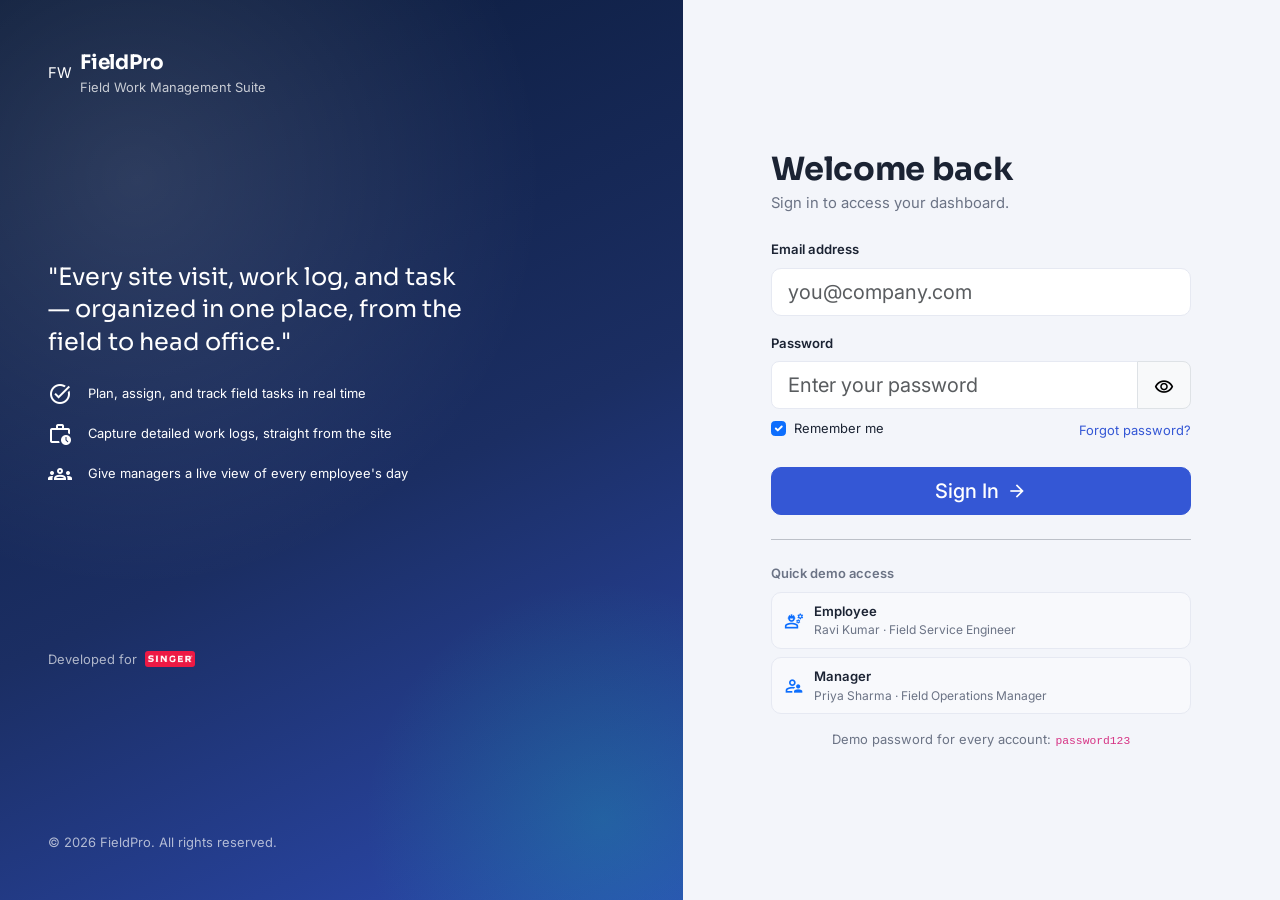
<file: index.html>
<!DOCTYPE html>
<html lang="en">
<head>
<meta charset="UTF-8">
<meta name="viewport" content="width=device-width, initial-scale=1.0">
<title>Sign In · FieldPro</title>
<meta name="description" content="FieldPro Field Work Management System - sign in">

<!-- Fonts & Icons -->
<link rel="preconnect" href="https://fonts.googleapis.com">
<link href="https://fonts.googleapis.com/css2?family=Inter:wght@400;500;600;700;800&family=Sora:wght@600;700;800&display=swap" rel="stylesheet">
<link rel="stylesheet" href="https://fonts.googleapis.com/css2?family=Material+Symbols+Outlined:opsz,wght,FILL,GRAD@20..48,100..700,0..1,-50..200">

<!-- Bootstrap 5 -->
<link href="https://cdn.jsdelivr.net/npm/bootstrap@5.3.3/dist/css/bootstrap.min.css" rel="stylesheet">
<link rel="stylesheet" href="css/style.css">
</head>
<body>

<!-- App Preloader -->
<div id="app-preloader" aria-hidden="true">
  <div class="preloader-center">
    <div class="preloader-mark">FW</div>
    <div class="preloader-brand">FieldPro</div>
    <div class="preloader-spinner"></div>
  </div>
  <div class="preloader-footer">
    <div class="preloader-singer-badge">
      <img src="assets/img/singer-logo.png" alt="Singer Sri Lanka PLC">
    </div>
    <div class="preloader-credit">Designed by : Shanuka Herath</div>
  </div>
</div>
<script>
(function () {
  var el = document.getElementById('app-preloader');
  if (!el) return;
  var MIN_MS = 500, start = Date.now();
  function hide() {
    var wait = Math.max(0, MIN_MS - (Date.now() - start));
    setTimeout(function () {
      el.classList.add('is-hidden');
      setTimeout(function () { if (el && el.parentNode) el.parentNode.removeChild(el); }, 500);
    }, wait);
  }
  if (document.readyState === 'complete') hide();
  else window.addEventListener('load', hide);
  setTimeout(hide, 3000); // safety fallback in case load never fires
})();
</script>

<div class="login-shell">
  <!-- Brand / marketing panel -->
  <div class="login-brand-panel">
    <div class="d-flex align-items-center gap-2">
      <div class="brand-mark">FW</div>
      <div>
        <div class="fw-display fw-bold fs-5">FieldPro</div>
        <div class="small" style="opacity:.75;">Field Work Management Suite</div>
      </div>
    </div>

    <div>
      <p class="login-quote mb-4">"Every site visit, work log, and task — organized in one place, from the field to head office."</p>
      <div class="d-flex flex-column gap-3">
        <div class="d-flex align-items-center gap-3">
          <span class="material-symbols-outlined">task_alt</span>
          <span class="small">Plan, assign, and track field tasks in real time</span>
        </div>
        <div class="d-flex align-items-center gap-3">
          <span class="material-symbols-outlined">work_history</span>
          <span class="small">Capture detailed work logs, straight from the site</span>
        </div>
        <div class="d-flex align-items-center gap-3">
          <span class="material-symbols-outlined">groups</span>
          <span class="small">Give managers a live view of every employee's day</span>
        </div>
      </div>
    </div>

    <div class="d-flex align-items-center gap-2">
      <span class="small" style="opacity:.65;">Developed for</span>
      <img src="assets/img/singer-logo.png" alt="Singer Sri Lanka PLC" style="height:16px; border-radius:3px;">
    </div>
    <div class="small" style="opacity:.65;">&copy; <span id="yearSpan"></span> FieldPro. All rights reserved.</div>
  </div>

  <!-- Login form panel -->
  <div class="login-form-panel">
    <div class="login-card">
      <div class="d-lg-none d-flex align-items-center gap-2 mb-4">
        <div class="brand-mark">FW</div>
        <div class="fw-display fw-bold fs-5">FieldPro</div>
      </div>

      <h2 class="fw-display fw-bold mb-1">Welcome back</h2>
      <p class="text-muted-fw mb-4">Sign in to access your dashboard.</p>

      <div id="loginAlert" class="alert alert-danger d-none py-2 small" role="alert"></div>

      <form id="loginForm" novalidate>
        <div class="mb-3">
          <label class="form-label" for="loginEmail">Email address</label>
          <input type="email" class="form-control form-control-lg" id="loginEmail" placeholder="you@company.com" autocomplete="username" required>
        </div>
        <div class="mb-2">
          <label class="form-label" for="loginPassword">Password</label>
          <div class="input-group input-group-lg">
            <input type="password" class="form-control" id="loginPassword" placeholder="Enter your password" autocomplete="current-password" required>
            <button class="btn btn-light border" type="button" id="togglePasswordBtn" aria-label="Show password">
              <span class="material-symbols-outlined" id="togglePasswordIcon" style="font-size:20px;">visibility</span>
            </button>
          </div>
        </div>

        <div class="d-flex justify-content-between align-items-center mb-4 mt-2">
          <div class="form-check">
            <input class="form-check-input" type="checkbox" id="rememberMe" checked>
            <label class="form-check-label small" for="rememberMe">Remember me</label>
          </div>
          <a href="#" class="small" data-bs-toggle="modal" data-bs-target="#forgotPasswordModal">Forgot password?</a>
        </div>

        <button type="submit" class="btn btn-primary btn-lg w-100 d-flex align-items-center justify-content-center gap-2" id="loginSubmitBtn">
          <span>Sign In</span>
          <span class="material-symbols-outlined" style="font-size:20px;">arrow_forward</span>
        </button>
      </form>

      <hr class="my-4">

      <p class="small text-muted-fw mb-2 fw-semibold">Quick demo access</p>
      <div class="d-flex flex-column gap-2">
        <button type="button" class="demo-account-btn" data-email="ravi.employee@fwms.com">
          <span class="material-symbols-outlined text-primary" style="font-size:20px;">engineering</span>
          <div>
            <div class="fw-semibold">Employee</div>
            <div class="text-muted-fw" style="font-size:.75rem;">Ravi Kumar · Field Service Engineer</div>
          </div>
        </button>
        <button type="button" class="demo-account-btn" data-email="priya.manager@fwms.com">
          <span class="material-symbols-outlined text-primary" style="font-size:20px;">supervisor_account</span>
          <div>
            <div class="fw-semibold">Manager</div>
            <div class="text-muted-fw" style="font-size:.75rem;">Priya Sharma · Field Operations Manager</div>
          </div>
        </button>
      </div>
      <p class="text-center text-muted-fw small mt-3 mb-0">Demo password for every account: <code>password123</code></p>
    </div>
  </div>
</div>

<!-- Forgot Password Modal -->
<div class="modal fade" id="forgotPasswordModal" tabindex="-1">
  <div class="modal-dialog modal-dialog-centered">
    <div class="modal-content">
      <div class="modal-header">
        <h5 class="modal-title fw-display">Reset your password</h5>
        <button type="button" class="btn-close" data-bs-dismiss="modal" aria-label="Close"></button>
      </div>
      <div class="modal-body">
        <p class="text-muted-fw small">Enter the email associated with your account. We'll send a link to reset your password.</p>
        <div id="forgotAlert" class="alert alert-success d-none py-2 small"></div>
        <div class="mb-3">
          <label class="form-label" for="forgotEmail">Email address</label>
          <input type="email" class="form-control" id="forgotEmail" placeholder="you@company.com">
        </div>
      </div>
      <div class="modal-footer">
        <button type="button" class="btn btn-light" data-bs-dismiss="modal">Cancel</button>
        <button type="button" class="btn btn-primary" id="sendResetLinkBtn">Send Reset Link</button>
      </div>
    </div>
  </div>
</div>

<script src="https://cdn.jsdelivr.net/npm/bootstrap@5.3.3/dist/js/bootstrap.bundle.min.js"></script>
<script src="js/data.js"></script>
<script src="js/auth.js"></script>
<script src="js/login.js"></script>
</body>
</html>
</file>
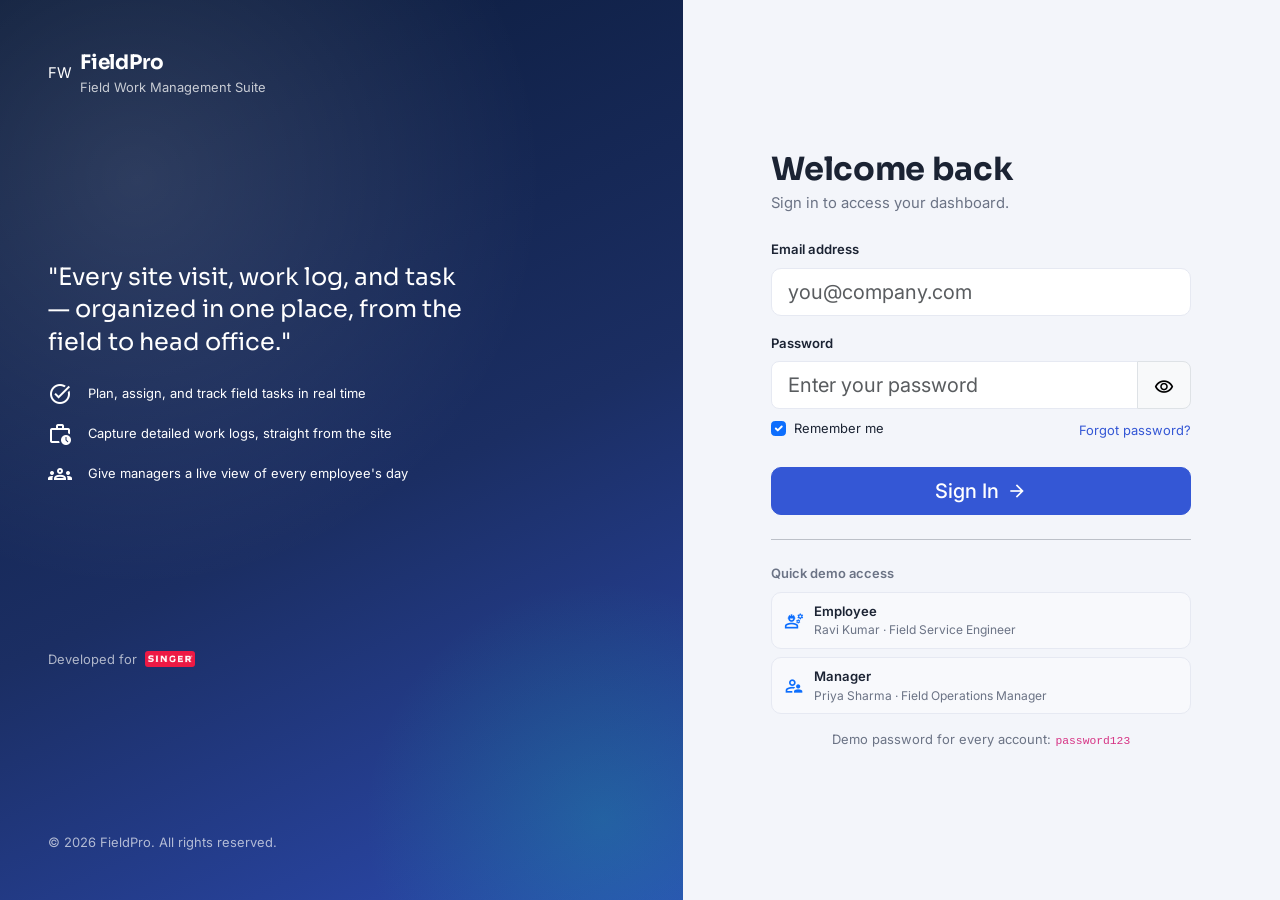
<file: admin-dashboard.html>
<!DOCTYPE html>
<html lang="en">
<head>
<meta charset="UTF-8">
<meta name="viewport" content="width=device-width, initial-scale=1.0">
<title>Dashboard · FieldPro</title>
<link rel="preconnect" href="https://fonts.googleapis.com">
<link href="https://fonts.googleapis.com/css2?family=Inter:wght@400;500;600;700;800&family=Sora:wght@600;700;800&display=swap" rel="stylesheet">
<link rel="stylesheet" href="https://fonts.googleapis.com/css2?family=Material+Symbols+Outlined:opsz,wght,FILL,GRAD@20..48,100..700,0..1,-50..200">
<link href="https://cdn.jsdelivr.net/npm/bootstrap@5.3.3/dist/css/bootstrap.min.css" rel="stylesheet">
<link rel="stylesheet" href="css/style.css">
</head>
<body>

<!-- App Preloader -->
<div id="app-preloader" aria-hidden="true">
  <div class="preloader-center">
    <div class="preloader-mark">FW</div>
    <div class="preloader-brand">FieldPro</div>
    <div class="preloader-spinner"></div>
  </div>
  <div class="preloader-footer">
    <div class="preloader-singer-badge">
      <img src="assets/img/singer-logo.png" alt="Singer Sri Lanka PLC">
    </div>
    <div class="preloader-credit">Designed by : Shanuka Herath</div>
  </div>
</div>
<script>
(function () {
  var el = document.getElementById('app-preloader');
  if (!el) return;
  var MIN_MS = 500, start = Date.now();
  function hide() {
    var wait = Math.max(0, MIN_MS - (Date.now() - start));
    setTimeout(function () {
      el.classList.add('is-hidden');
      setTimeout(function () { if (el && el.parentNode) el.parentNode.removeChild(el); }, 500);
    }, wait);
  }
  if (document.readyState === 'complete') hide();
  else window.addEventListener('load', hide);
  setTimeout(hide, 3000); // safety fallback in case load never fires
})();
</script>
<div class="app-wrapper">
  <aside id="sidebar" class="sidebar"></aside>
  <div class="main-content">
    <header id="topbar" class="topbar"></header>

    <main class="page-content">
      <div class="card section-card mb-4">
        <div class="card-body p-4 d-flex flex-wrap justify-content-between align-items-center gap-3">
          <div>
            <h2 class="fw-display fw-bold mb-1" id="welcomeHeading">System Overview</h2>
            <p class="text-muted-fw mb-0">Organization-wide snapshot across every manager and field team.</p>
          </div>
          <a href="manager-management.html" class="btn btn-primary d-flex align-items-center gap-2">
            <span class="material-symbols-outlined" style="font-size:20px;">person_add</span> Add Manager
          </a>
        </div>
      </div>

      <div class="row g-3 mb-4">
        <div class="col-6 col-lg-3">
          <div class="stat-card">
            <div class="stat-icon mb-2"><span class="material-symbols-outlined">admin_panel_settings</span></div>
            <div class="stat-value" id="statManagers">--</div>
            <div class="stat-label">Managers</div>
          </div>
        </div>
        <div class="col-6 col-lg-3">
          <div class="stat-card accent-success">
            <div class="stat-icon mb-2"><span class="material-symbols-outlined">groups</span></div>
            <div class="stat-value" id="statAllEmployees">--</div>
            <div class="stat-label">Total Employees</div>
          </div>
        </div>
        <div class="col-6 col-lg-3">
          <div class="stat-card accent-warning">
            <div class="stat-icon mb-2"><span class="material-symbols-outlined">task_alt</span></div>
            <div class="stat-value" id="statAllTasks">--</div>
            <div class="stat-label">Active Tasks</div>
          </div>
        </div>
        <div class="col-6 col-lg-3">
          <div class="stat-card accent-danger">
            <div class="stat-icon mb-2"><span class="material-symbols-outlined">person_off</span></div>
            <div class="stat-value" id="statDisabled">--</div>
            <div class="stat-label">Disabled Accounts</div>
          </div>
        </div>
      </div>

      <div class="row g-4">
        <div class="col-lg-7">
          <div class="card section-card h-100">
            <div class="card-header d-flex justify-content-between align-items-center">
              <h3 class="section-title">Managers &amp; Their Teams</h3>
              <a href="manager-management.html" class="small">Manage all</a>
            </div>
            <div class="card-body p-0">
              <div class="table-responsive-card">
                <table class="table table-hover mb-0">
                  <thead><tr><th>Manager</th><th>Team Size</th><th>Pending Tasks</th><th>Status</th></tr></thead>
                  <tbody id="managerSummaryTable">
                    <tr><td colspan="4" class="text-center text-muted-fw py-3">Loading...</td></tr>
                  </tbody>
                </table>
              </div>
            </div>
          </div>
        </div>
        <div class="col-lg-5">
          <div class="card section-card h-100">
            <div class="card-header"><h3 class="section-title">Recent System Activity</h3></div>
            <div class="card-body scroll-y-thin" id="systemActivityList">
              <div class="text-center text-muted-fw py-3">Loading...</div>
            </div>
          </div>
        </div>
      </div>
    </main>
  </div>
</div>

<script src="https://cdn.jsdelivr.net/npm/bootstrap@5.3.3/dist/js/bootstrap.bundle.min.js"></script>
<script src="js/data.js"></script>
<script src="js/auth.js"></script>
<script src="js/app.js"></script>
<script src="js/admin-dashboard.js"></script>
</body>
</html>
</file>
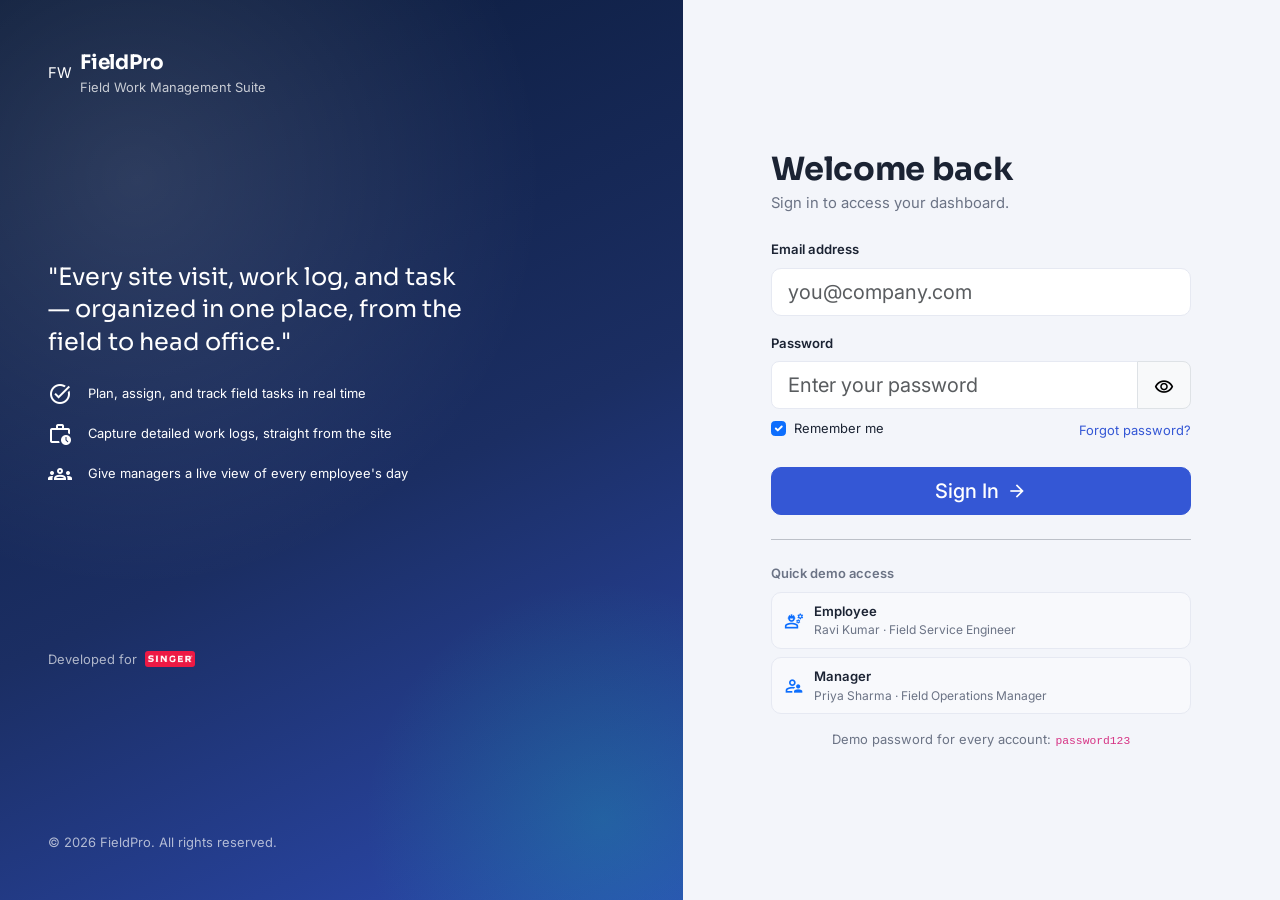
<file: employee-management.html>
<!DOCTYPE html>
<html lang="en">
<head>
<meta charset="UTF-8">
<meta name="viewport" content="width=device-width, initial-scale=1.0">
<title>Employee Management · FieldPro</title>
<link rel="preconnect" href="https://fonts.googleapis.com">
<link href="https://fonts.googleapis.com/css2?family=Inter:wght@400;500;600;700;800&family=Sora:wght@600;700;800&display=swap" rel="stylesheet">
<link rel="stylesheet" href="https://fonts.googleapis.com/css2?family=Material+Symbols+Outlined:opsz,wght,FILL,GRAD@20..48,100..700,0..1,-50..200">
<link href="https://cdn.jsdelivr.net/npm/bootstrap@5.3.3/dist/css/bootstrap.min.css" rel="stylesheet">
<link rel="stylesheet" href="css/style.css">
</head>
<body>

<!-- App Preloader -->
<div id="app-preloader" aria-hidden="true">
  <div class="preloader-center">
    <div class="preloader-mark">FW</div>
    <div class="preloader-brand">FieldPro</div>
    <div class="preloader-spinner"></div>
  </div>
  <div class="preloader-footer">
    <div class="preloader-singer-badge">
      <img src="assets/img/singer-logo.png" alt="Singer Sri Lanka PLC">
    </div>
    <div class="preloader-credit">Designed by : Shanuka Herath</div>
  </div>
</div>
<script>
(function () {
  var el = document.getElementById('app-preloader');
  if (!el) return;
  var MIN_MS = 500, start = Date.now();
  function hide() {
    var wait = Math.max(0, MIN_MS - (Date.now() - start));
    setTimeout(function () {
      el.classList.add('is-hidden');
      setTimeout(function () { if (el && el.parentNode) el.parentNode.removeChild(el); }, 500);
    }, wait);
  }
  if (document.readyState === 'complete') hide();
  else window.addEventListener('load', hide);
  setTimeout(hide, 3000); // safety fallback in case load never fires
})();
</script>
<div class="app-wrapper">
  <aside id="sidebar" class="sidebar"></aside>
  <div class="main-content">
    <header id="topbar" class="topbar"></header>

    <main class="page-content">
      <div class="d-flex flex-wrap justify-content-between align-items-center gap-2 mb-4">
        <div>
          <h2 class="fw-display fw-bold mb-1">Employee Management</h2>
          <p class="text-muted-fw mb-0">Create and manage field employee accounts.</p>
        </div>
        <button class="btn btn-primary d-flex align-items-center gap-2" data-bs-toggle="modal" data-bs-target="#employeeModal" id="openCreateEmployeeBtn">
          <span class="material-symbols-outlined" style="font-size:20px;">person_add</span> Create Employee
        </button>
      </div>

      <!-- Filters -->
      <div class="filter-bar mb-4">
        <div class="row g-2 align-items-end">
          <div class="col-md-4">
            <label class="form-label mb-1">Search</label>
            <input type="text" class="form-control" id="filterSearch" placeholder="Search by name or email...">
          </div>
          <div class="col-md-3" id="filterManagerWrap">
            <label class="form-label mb-1">Manager</label>
            <select class="form-select" id="filterManager"><option value="">All Managers</option></select>
          </div>
          <div class="col-md-3">
            <label class="form-label mb-1">Status</label>
            <select class="form-select" id="filterStatus">
              <option value="">All Statuses</option>
              <option value="active">Active</option>
              <option value="disabled">Disabled</option>
            </select>
          </div>
          <div class="col-md-2">
            <button class="btn btn-light w-100" id="clearFiltersBtn">Clear</button>
          </div>
        </div>
      </div>

      <div class="card section-card">
        <div class="card-body p-0">
          <div class="table-responsive-card">
            <table class="table table-hover mb-0">
              <thead>
                <tr>
                  <th>Employee</th><th>Contact</th><th>Manager</th><th>Title</th><th>Status</th><th class="text-end">Actions</th>
                </tr>
              </thead>
              <tbody id="employeeTableBody">
                <tr><td colspan="6" class="text-center text-muted-fw py-4">Loading...</td></tr>
              </tbody>
            </table>
          </div>
        </div>
      </div>
    </main>
  </div>
</div>

<!-- Create / Edit Employee Modal -->
<div class="modal fade" id="employeeModal" tabindex="-1">
  <div class="modal-dialog">
    <div class="modal-content">
      <div class="modal-header">
        <h5 class="modal-title fw-display" id="employeeModalTitle">Create Employee</h5>
        <button type="button" class="btn-close" data-bs-dismiss="modal"></button>
      </div>
      <form id="employeeForm">
        <input type="hidden" id="empId">
        <div class="modal-body">
          <div class="row g-3">
            <div class="col-12">
              <label class="form-label">Full Name</label>
              <input type="text" class="form-control" id="empName" required>
            </div>
            <div class="col-md-6">
              <label class="form-label">Email Address</label>
              <input type="email" class="form-control" id="empEmail" required>
            </div>
            <div class="col-md-6">
              <label class="form-label">Phone</label>
              <input type="text" class="form-control" id="empPhone">
            </div>
            <div class="col-md-6">
              <label class="form-label">Job Title</label>
              <input type="text" class="form-control" id="empTitle" placeholder="e.g. Field Technician">
            </div>
            <div class="col-md-6">
              <label class="form-label">Assign Manager</label>
              <select class="form-select" id="empManager" required></select>
            </div>
            <div class="col-12" id="empPasswordWrap">
              <label class="form-label">Temporary Password</label>
              <input type="text" class="form-control" id="empPassword" value="password123">
              <div class="form-text">The employee should change this after first login.</div>
            </div>
          </div>
        </div>
        <div class="modal-footer">
          <button type="button" class="btn btn-light" data-bs-dismiss="modal">Cancel</button>
          <button type="submit" class="btn btn-primary" id="employeeSubmitBtn">Create Employee</button>
        </div>
      </form>
    </div>
  </div>
</div>

<!-- Reset Password Modal -->
<div class="modal fade" id="resetPasswordModal" tabindex="-1">
  <div class="modal-dialog modal-dialog-centered">
    <div class="modal-content">
      <div class="modal-header">
        <h5 class="modal-title fw-display">Reset Password</h5>
        <button type="button" class="btn-close" data-bs-dismiss="modal"></button>
      </div>
      <div class="modal-body">
        <p class="text-muted-fw small">Set a new temporary password for <strong id="resetPasswordUserName"></strong>.</p>
        <input type="hidden" id="resetPasswordUserId">
        <label class="form-label">New Password</label>
        <input type="text" class="form-control" id="newPasswordInput" value="password123">
      </div>
      <div class="modal-footer">
        <button type="button" class="btn btn-light" data-bs-dismiss="modal">Cancel</button>
        <button type="button" class="btn btn-primary" id="confirmResetPasswordBtn">Reset Password</button>
      </div>
    </div>
  </div>
</div>

<script src="https://cdn.jsdelivr.net/npm/bootstrap@5.3.3/dist/js/bootstrap.bundle.min.js"></script>
<script src="js/data.js"></script>
<script src="js/auth.js"></script>
<script src="js/app.js"></script>
<script src="js/employee-management.js"></script>
</body>
</html>
</file>
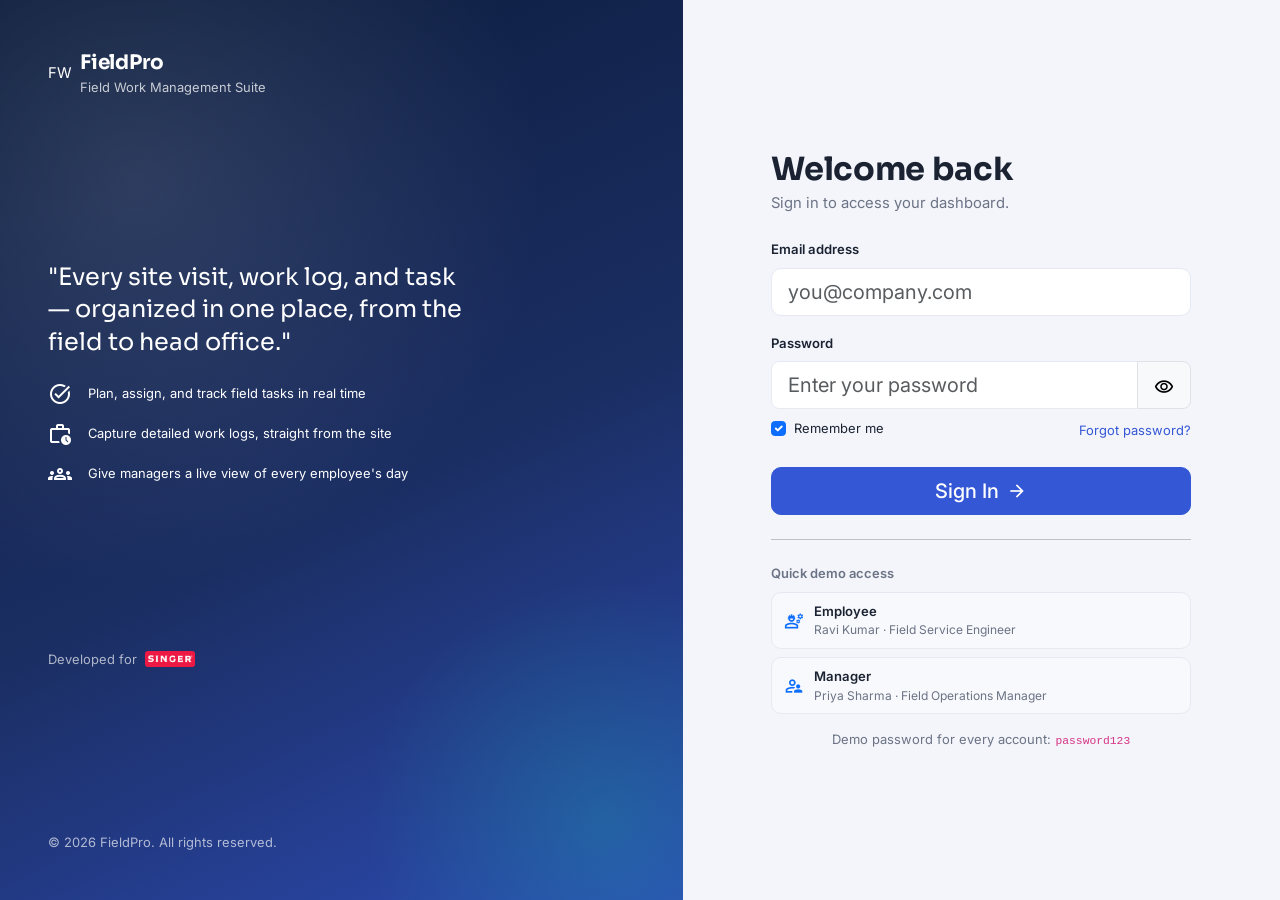
<file: employee-profile.html>
<!DOCTYPE html>
<html lang="en">
<head>
<meta charset="UTF-8">
<meta name="viewport" content="width=device-width, initial-scale=1.0">
<title>Employee Profile · FieldPro</title>
<link rel="preconnect" href="https://fonts.googleapis.com">
<link href="https://fonts.googleapis.com/css2?family=Inter:wght@400;500;600;700;800&family=Sora:wght@600;700;800&display=swap" rel="stylesheet">
<link rel="stylesheet" href="https://fonts.googleapis.com/css2?family=Material+Symbols+Outlined:opsz,wght,FILL,GRAD@20..48,100..700,0..1,-50..200">
<link href="https://cdn.jsdelivr.net/npm/bootstrap@5.3.3/dist/css/bootstrap.min.css" rel="stylesheet">
<link rel="stylesheet" href="css/style.css">
</head>
<body>

<!-- App Preloader -->
<div id="app-preloader" aria-hidden="true">
  <div class="preloader-center">
    <div class="preloader-mark">FW</div>
    <div class="preloader-brand">FieldPro</div>
    <div class="preloader-spinner"></div>
  </div>
  <div class="preloader-footer">
    <div class="preloader-singer-badge">
      <img src="assets/img/singer-logo.png" alt="Singer Sri Lanka PLC">
    </div>
    <div class="preloader-credit">Designed by : Shanuka Herath</div>
  </div>
</div>
<script>
(function () {
  var el = document.getElementById('app-preloader');
  if (!el) return;
  var MIN_MS = 500, start = Date.now();
  function hide() {
    var wait = Math.max(0, MIN_MS - (Date.now() - start));
    setTimeout(function () {
      el.classList.add('is-hidden');
      setTimeout(function () { if (el && el.parentNode) el.parentNode.removeChild(el); }, 500);
    }, wait);
  }
  if (document.readyState === 'complete') hide();
  else window.addEventListener('load', hide);
  setTimeout(hide, 3000); // safety fallback in case load never fires
})();
</script>
<div class="app-wrapper">
  <aside id="sidebar" class="sidebar"></aside>
  <div class="main-content">
    <header id="topbar" class="topbar"></header>

    <main class="page-content">
      <!-- Profile header -->
      <div class="card section-card mb-4">
        <div class="card-body p-4">
          <div class="d-flex flex-wrap justify-content-between align-items-center gap-3">
            <div class="d-flex align-items-center gap-3">
              <div class="avatar-lg" id="profileAvatar">--</div>
              <div>
                <h2 class="fw-display fw-bold mb-1" id="profileName">Loading...</h2>
                <div class="text-muted-fw" id="profileTitle"></div>
                <div class="mt-1" id="profileStatusPill"></div>
              </div>
            </div>
            <div class="d-flex gap-2" id="profileActionButtons"></div>
          </div>
          <hr>
          <div class="row g-3">
            <div class="col-6 col-md-3">
              <div class="small text-muted-fw">Email</div>
              <div class="fw-semibold" id="profileEmail">—</div>
            </div>
            <div class="col-6 col-md-3">
              <div class="small text-muted-fw">Phone</div>
              <div class="fw-semibold" id="profilePhone">—</div>
            </div>
            <div class="col-6 col-md-3">
              <div class="small text-muted-fw">Reports To</div>
              <div class="fw-semibold" id="profileManager">—</div>
            </div>
            <div class="col-6 col-md-3">
              <div class="small text-muted-fw">Joined</div>
              <div class="fw-semibold" id="profileJoinDate">—</div>
            </div>
          </div>
        </div>
      </div>

      <!-- Stat cards -->
      <div class="row g-3 mb-4">
        <div class="col-6 col-lg-3">
          <div class="stat-card"><div class="stat-value" id="pStatTotal">--</div><div class="stat-label">Total Tasks</div></div>
        </div>
        <div class="col-6 col-lg-3">
          <div class="stat-card accent-warning"><div class="stat-value" id="pStatPending">--</div><div class="stat-label">Pending</div></div>
        </div>
        <div class="col-6 col-lg-3">
          <div class="stat-card accent-success"><div class="stat-value" id="pStatCompleted">--</div><div class="stat-label">Completed</div></div>
        </div>
        <div class="col-6 col-lg-3">
          <div class="stat-card accent-danger"><div class="stat-value" id="pStatOverdue">--</div><div class="stat-label">Overdue</div></div>
        </div>
      </div>

      <!-- Tabs -->
      <ul class="nav nav-tabs mb-3" id="profileTabs">
        <li class="nav-item"><button class="nav-link active" data-bs-toggle="tab" data-bs-target="#tab-tasks">Tasks</button></li>
        <li class="nav-item"><button class="nav-link" data-bs-toggle="tab" data-bs-target="#tab-logs">Work Logs</button></li>
      </ul>
      <div class="tab-content">
        <div class="tab-pane fade show active" id="tab-tasks">
          <div class="card section-card">
            <div class="card-body p-0">
              <div class="table-responsive-card">
                <table class="table table-hover mb-0">
                  <thead><tr><th>Title</th><th>Priority</th><th>Due Date</th><th>Status</th></tr></thead>
                  <tbody id="profileTasksTable"><tr><td colspan="4" class="text-center text-muted-fw py-3">Loading...</td></tr></tbody>
                </table>
              </div>
            </div>
          </div>
        </div>
        <div class="tab-pane fade" id="tab-logs">
          <div class="card section-card">
            <div class="card-body p-0">
              <div class="table-responsive-card">
                <table class="table table-hover mb-0">
                  <thead><tr><th>Date</th><th>Client</th><th>Location</th><th>Time Spent</th><th>Status</th></tr></thead>
                  <tbody id="profileLogsTable"><tr><td colspan="5" class="text-center text-muted-fw py-3">Loading...</td></tr></tbody>
                </table>
              </div>
            </div>
          </div>
        </div>
      </div>
    </main>
  </div>
</div>

<!-- Edit profile modal -->
<div class="modal fade" id="editProfileModal" tabindex="-1">
  <div class="modal-dialog">
    <div class="modal-content">
      <div class="modal-header">
        <h5 class="modal-title fw-display">Edit Profile</h5>
        <button type="button" class="btn-close" data-bs-dismiss="modal"></button>
      </div>
      <form id="editProfileForm">
        <div class="modal-body">
          <div class="mb-3"><label class="form-label">Full Name</label><input type="text" class="form-control" id="editName" required></div>
          <div class="mb-3"><label class="form-label">Email</label><input type="email" class="form-control" id="editEmail" required></div>
          <div class="mb-3"><label class="form-label">Phone</label><input type="text" class="form-control" id="editPhone"></div>
          <div class="mb-3"><label class="form-label">Title</label><input type="text" class="form-control" id="editTitle"></div>
          <div class="mb-3 d-none" id="editPasswordWrap">
            <label class="form-label">New Password</label>
            <input type="text" class="form-control" id="editPassword" placeholder="Leave blank to keep your current password">
          </div>
        </div>
        <div class="modal-footer">
          <button type="button" class="btn btn-light" data-bs-dismiss="modal">Cancel</button>
          <button type="submit" class="btn btn-primary">Save Changes</button>
        </div>
      </form>
    </div>
  </div>
</div>

<script src="https://cdn.jsdelivr.net/npm/bootstrap@5.3.3/dist/js/bootstrap.bundle.min.js"></script>
<script src="js/data.js"></script>
<script src="js/auth.js"></script>
<script src="js/app.js"></script>
<script src="js/employee-profile.js"></script>
</body>
</html>
</file>
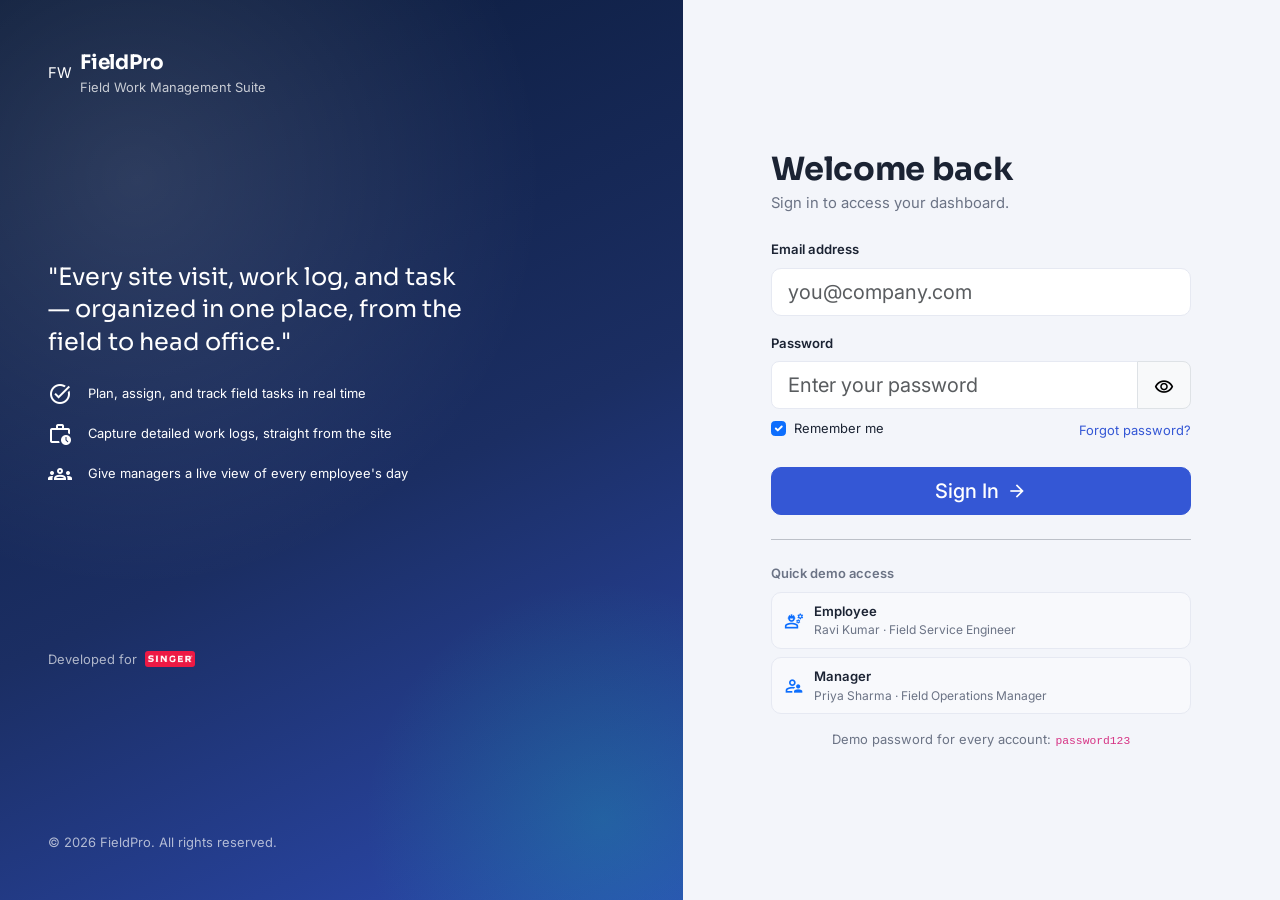
<file: manager-management.html>
<!DOCTYPE html>
<html lang="en">
<head>
<meta charset="UTF-8">
<meta name="viewport" content="width=device-width, initial-scale=1.0">
<title>Manager Management · FieldPro</title>
<link rel="preconnect" href="https://fonts.googleapis.com">
<link href="https://fonts.googleapis.com/css2?family=Inter:wght@400;500;600;700;800&family=Sora:wght@600;700;800&display=swap" rel="stylesheet">
<link rel="stylesheet" href="https://fonts.googleapis.com/css2?family=Material+Symbols+Outlined:opsz,wght,FILL,GRAD@20..48,100..700,0..1,-50..200">
<link href="https://cdn.jsdelivr.net/npm/bootstrap@5.3.3/dist/css/bootstrap.min.css" rel="stylesheet">
<link rel="stylesheet" href="css/style.css">
</head>
<body>

<!-- App Preloader -->
<div id="app-preloader" aria-hidden="true">
  <div class="preloader-center">
    <div class="preloader-mark">FW</div>
    <div class="preloader-brand">FieldPro</div>
    <div class="preloader-spinner"></div>
  </div>
  <div class="preloader-footer">
    <div class="preloader-singer-badge">
      <img src="assets/img/singer-logo.png" alt="Singer Sri Lanka PLC">
    </div>
    <div class="preloader-credit">Designed by : Shanuka Herath</div>
  </div>
</div>
<script>
(function () {
  var el = document.getElementById('app-preloader');
  if (!el) return;
  var MIN_MS = 500, start = Date.now();
  function hide() {
    var wait = Math.max(0, MIN_MS - (Date.now() - start));
    setTimeout(function () {
      el.classList.add('is-hidden');
      setTimeout(function () { if (el && el.parentNode) el.parentNode.removeChild(el); }, 500);
    }, wait);
  }
  if (document.readyState === 'complete') hide();
  else window.addEventListener('load', hide);
  setTimeout(hide, 3000); // safety fallback in case load never fires
})();
</script>
<div class="app-wrapper">
  <aside id="sidebar" class="sidebar"></aside>
  <div class="main-content">
    <header id="topbar" class="topbar"></header>

    <main class="page-content">
      <div class="d-flex flex-wrap justify-content-between align-items-center gap-2 mb-4">
        <div>
          <h2 class="fw-display fw-bold mb-1">Manager Management</h2>
          <p class="text-muted-fw mb-0">Create and manage manager accounts across the organization.</p>
        </div>
        <button class="btn btn-primary d-flex align-items-center gap-2" data-bs-toggle="modal" data-bs-target="#managerModal" id="openCreateManagerBtn">
          <span class="material-symbols-outlined" style="font-size:20px;">person_add</span> Create Manager
        </button>
      </div>

      <div class="filter-bar mb-4">
        <div class="row g-2 align-items-end">
          <div class="col-md-6">
            <label class="form-label mb-1">Search</label>
            <input type="text" class="form-control" id="filterSearch" placeholder="Search by name or email...">
          </div>
          <div class="col-md-4">
            <label class="form-label mb-1">Status</label>
            <select class="form-select" id="filterStatus">
              <option value="">All Statuses</option>
              <option value="active">Active</option>
              <option value="disabled">Disabled</option>
            </select>
          </div>
          <div class="col-md-2">
            <button class="btn btn-light w-100" id="clearFiltersBtn">Clear</button>
          </div>
        </div>
      </div>

      <div class="card section-card">
        <div class="card-body p-0">
          <div class="table-responsive-card">
            <table class="table table-hover mb-0">
              <thead>
                <tr><th>Manager</th><th>Contact</th><th>Reports To</th><th>Team Size</th><th>Status</th><th class="text-end">Actions</th></tr>
              </thead>
              <tbody id="managerTableBody">
                <tr><td colspan="5" class="text-center text-muted-fw py-4">Loading...</td></tr>
              </tbody>
            </table>
          </div>
        </div>
      </div>
    </main>
  </div>
</div>

<!-- Create / Edit Manager Modal -->
<div class="modal fade" id="managerModal" tabindex="-1">
  <div class="modal-dialog">
    <div class="modal-content">
      <div class="modal-header">
        <h5 class="modal-title fw-display" id="managerModalTitle">Create Manager</h5>
        <button type="button" class="btn-close" data-bs-dismiss="modal"></button>
      </div>
      <form id="managerForm">
        <input type="hidden" id="mgrId">
        <div class="modal-body">
          <div class="row g-3">
            <div class="col-12">
              <label class="form-label">Full Name</label>
              <input type="text" class="form-control" id="mgrName" required>
            </div>
            <div class="col-md-6">
              <label class="form-label">Email Address</label>
              <input type="email" class="form-control" id="mgrEmail" required>
            </div>
            <div class="col-md-6">
              <label class="form-label">Phone</label>
              <input type="text" class="form-control" id="mgrPhone">
            </div>
            <div class="col-12">
              <label class="form-label">Title / Region</label>
              <input type="text" class="form-control" id="mgrTitle" placeholder="e.g. Regional Manager - North">
            </div>
            <div class="col-12">
              <label class="form-label">Reports To</label>
              <select class="form-select" id="mgrReportsTo">
                <option value="">— Top Level (reports to Super Admin) —</option>
              </select>
              <div class="form-text">Lets a manager sit under another manager for multi-level org structures. Leave as top level if they report directly to you.</div>
            </div>
            <div class="col-12" id="mgrPasswordWrap">
              <label class="form-label">Temporary Password</label>
              <input type="text" class="form-control" id="mgrPassword" value="password123">
            </div>
          </div>
        </div>
        <div class="modal-footer">
          <button type="button" class="btn btn-light" data-bs-dismiss="modal">Cancel</button>
          <button type="submit" class="btn btn-primary" id="managerSubmitBtn">Create Manager</button>
        </div>
      </form>
    </div>
  </div>
</div>

<!-- Reset Password Modal -->
<div class="modal fade" id="resetPasswordModal" tabindex="-1">
  <div class="modal-dialog modal-dialog-centered">
    <div class="modal-content">
      <div class="modal-header">
        <h5 class="modal-title fw-display">Reset Password</h5>
        <button type="button" class="btn-close" data-bs-dismiss="modal"></button>
      </div>
      <div class="modal-body">
        <p class="text-muted-fw small">Set a new temporary password for <strong id="resetPasswordUserName"></strong>.</p>
        <input type="hidden" id="resetPasswordUserId">
        <label class="form-label">New Password</label>
        <input type="text" class="form-control" id="newPasswordInput" value="password123">
      </div>
      <div class="modal-footer">
        <button type="button" class="btn btn-light" data-bs-dismiss="modal">Cancel</button>
        <button type="button" class="btn btn-primary" id="confirmResetPasswordBtn">Reset Password</button>
      </div>
    </div>
  </div>
</div>

<script src="https://cdn.jsdelivr.net/npm/bootstrap@5.3.3/dist/js/bootstrap.bundle.min.js"></script>
<script src="js/data.js"></script>
<script src="js/auth.js"></script>
<script src="js/app.js"></script>
<script src="js/manager-management.js"></script>
</body>
</html>
</file>
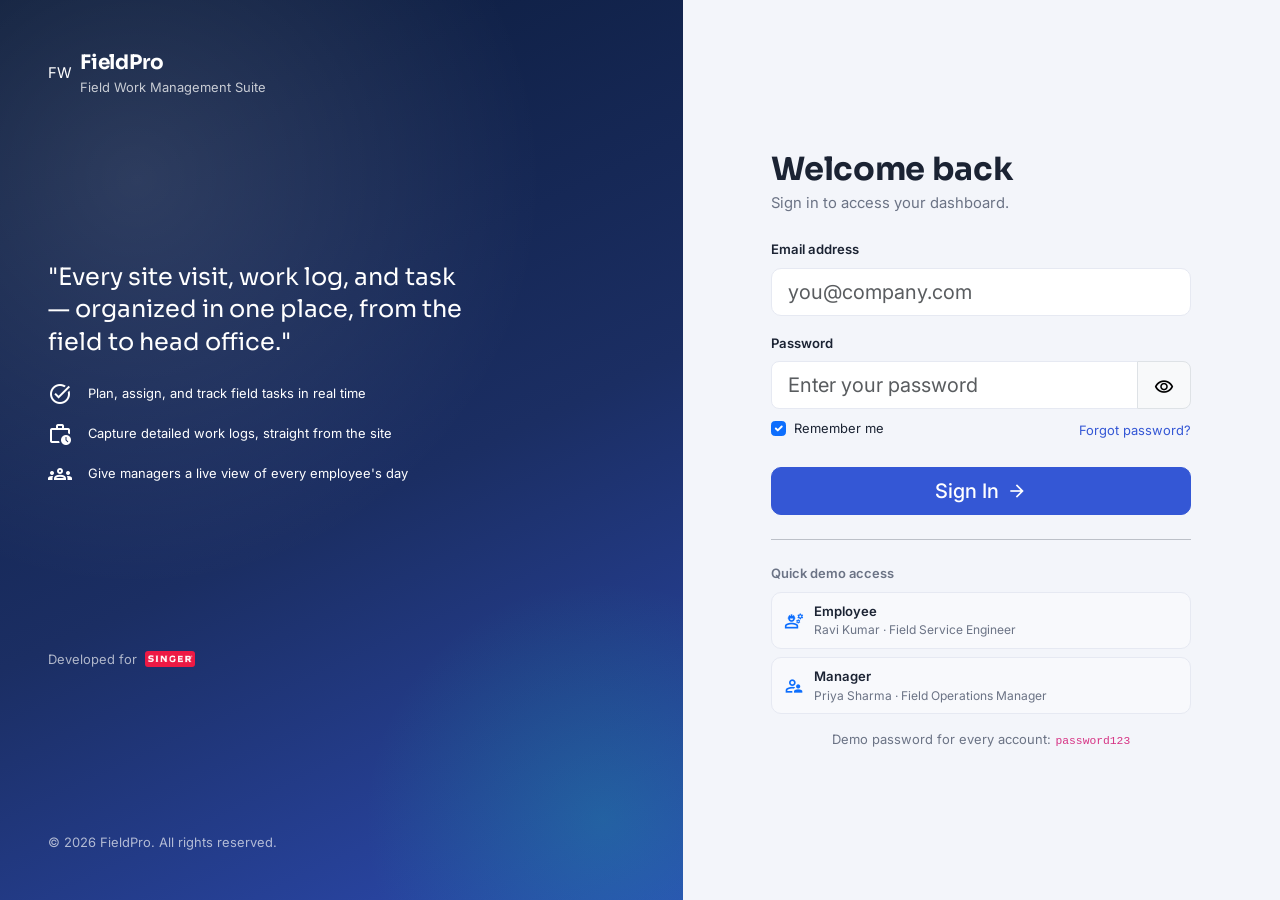
<file: reminders.html>
<!DOCTYPE html>
<html lang="en">
<head>
<meta charset="UTF-8">
<meta name="viewport" content="width=device-width, initial-scale=1.0">
<title>Reminders · FieldPro</title>
<link rel="preconnect" href="https://fonts.googleapis.com">
<link href="https://fonts.googleapis.com/css2?family=Inter:wght@400;500;600;700;800&family=Sora:wght@600;700;800&display=swap" rel="stylesheet">
<link rel="stylesheet" href="https://fonts.googleapis.com/css2?family=Material+Symbols+Outlined:opsz,wght,FILL,GRAD@20..48,100..700,0..1,-50..200">
<link href="https://cdn.jsdelivr.net/npm/bootstrap@5.3.3/dist/css/bootstrap.min.css" rel="stylesheet">
<link rel="stylesheet" href="css/style.css">
</head>
<body>

<!-- App Preloader -->
<div id="app-preloader" aria-hidden="true">
  <div class="preloader-center">
    <div class="preloader-mark">FW</div>
    <div class="preloader-brand">FieldPro</div>
    <div class="preloader-spinner"></div>
  </div>
  <div class="preloader-footer">
    <div class="preloader-singer-badge">
      <img src="assets/img/singer-logo.png" alt="Singer Sri Lanka PLC">
    </div>
    <div class="preloader-credit">Designed by : Shanuka Herath</div>
  </div>
</div>
<script>
(function () {
  var el = document.getElementById('app-preloader');
  if (!el) return;
  var MIN_MS = 500, start = Date.now();
  function hide() {
    var wait = Math.max(0, MIN_MS - (Date.now() - start));
    setTimeout(function () {
      el.classList.add('is-hidden');
      setTimeout(function () { if (el && el.parentNode) el.parentNode.removeChild(el); }, 500);
    }, wait);
  }
  if (document.readyState === 'complete') hide();
  else window.addEventListener('load', hide);
  setTimeout(hide, 3000); // safety fallback in case load never fires
})();
</script>
<div class="app-wrapper">
  <aside id="sidebar" class="sidebar"></aside>
  <div class="main-content">
    <header id="topbar" class="topbar"></header>

    <main class="page-content">
      <div class="d-flex flex-wrap justify-content-between align-items-center gap-2 mb-4">
        <div>
          <h2 class="fw-display fw-bold mb-1">Reminders</h2>
          <p class="text-muted-fw mb-0">Stay on top of what needs your attention.</p>
        </div>
        <button class="btn btn-primary d-flex align-items-center gap-2" data-bs-toggle="modal" data-bs-target="#reminderModal">
          <span class="material-symbols-outlined" style="font-size:20px;">add_alert</span> New Reminder
        </button>
      </div>

      <div class="alert alert-primary d-flex align-items-center gap-2 py-2 small d-none" id="notifPermissionBanner">
        <span class="material-symbols-outlined" style="font-size:20px;">notifications</span>
        Enable browser notifications to get alerted the moment a reminder is due.
        <button class="btn btn-sm btn-primary ms-auto" id="enableNotifBtn">Enable</button>
      </div>

      <div class="row g-4">
        <div class="col-lg-8">
          <div class="card section-card">
            <div class="card-header"><h3 class="section-title">Upcoming</h3></div>
            <div class="card-body" id="upcomingRemindersList">
              <div class="text-center text-muted-fw py-3">Loading...</div>
            </div>
          </div>
        </div>
        <div class="col-lg-4">
          <div class="card section-card">
            <div class="card-header"><h3 class="section-title">Past Reminders</h3></div>
            <div class="card-body scroll-y-thin" id="pastRemindersList">
              <div class="text-center text-muted-fw py-3">Loading...</div>
            </div>
          </div>
        </div>
      </div>
    </main>
  </div>
</div>

<!-- New Reminder Modal -->
<div class="modal fade" id="reminderModal" tabindex="-1">
  <div class="modal-dialog">
    <div class="modal-content">
      <div class="modal-header">
        <h5 class="modal-title fw-display">New Reminder</h5>
        <button type="button" class="btn-close" data-bs-dismiss="modal"></button>
      </div>
      <form id="reminderForm">
        <div class="modal-body">
          <div class="mb-3">
            <label class="form-label">Title</label>
            <input type="text" class="form-control" id="rTitle" required>
          </div>
          <div class="mb-3">
            <label class="form-label">Message</label>
            <textarea class="form-control" id="rMessage" rows="2"></textarea>
          </div>
          <div class="mb-3">
            <label class="form-label">Date &amp; Time</label>
            <input type="datetime-local" class="form-control" id="rDatetime" required>
          </div>
          <div class="mb-3" id="rForUserWrap" style="display:none;">
            <label class="form-label">For</label>
            <select class="form-select" id="rForUser"></select>
          </div>
        </div>
        <div class="modal-footer">
          <button type="button" class="btn btn-light" data-bs-dismiss="modal">Cancel</button>
          <button type="submit" class="btn btn-primary">Create Reminder</button>
        </div>
      </form>
    </div>
  </div>
</div>

<script src="https://cdn.jsdelivr.net/npm/bootstrap@5.3.3/dist/js/bootstrap.bundle.min.js"></script>
<script src="js/data.js"></script>
<script src="js/auth.js"></script>
<script src="js/app.js"></script>
<script src="js/reminders.js"></script>
</body>
</html>
</file>
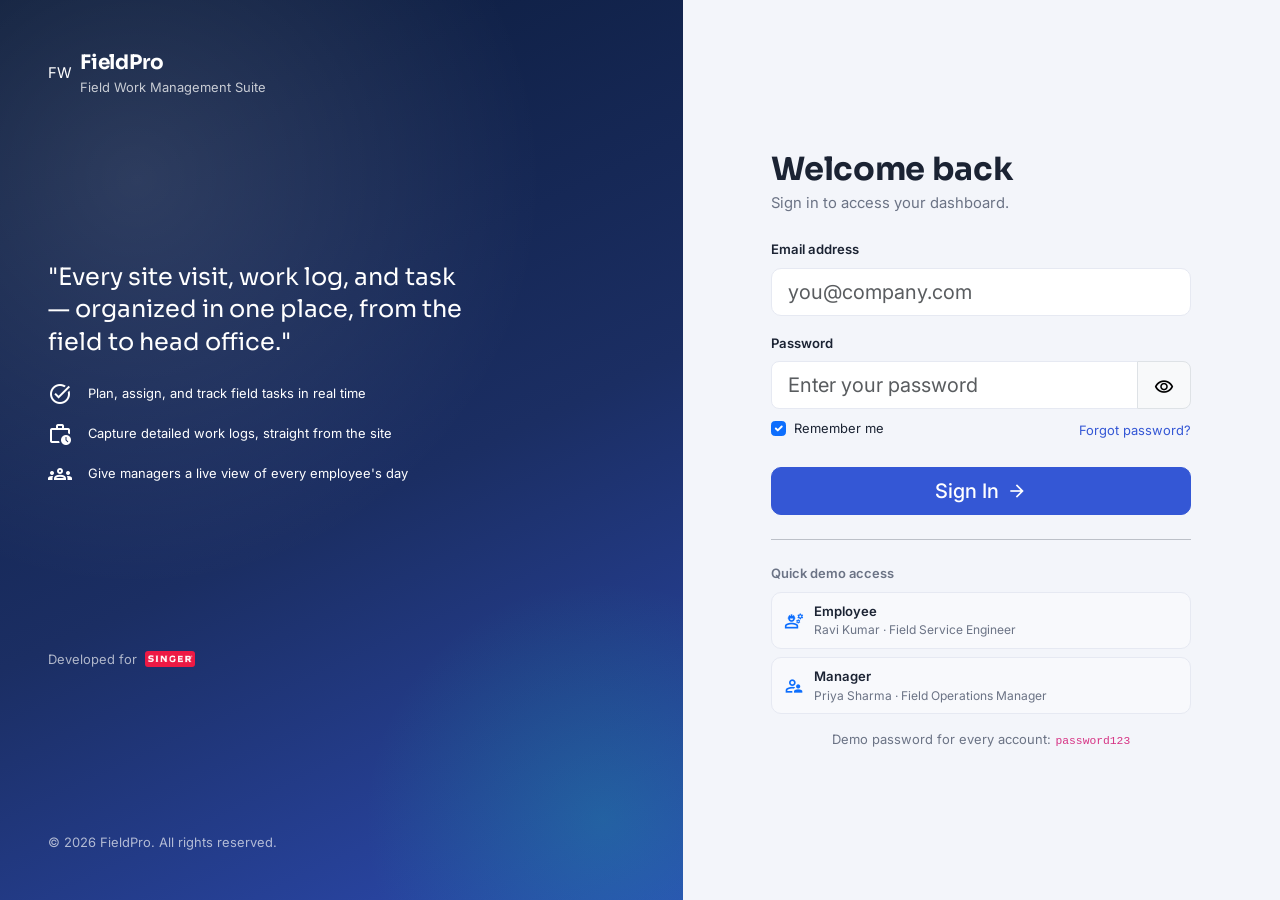
<file: work-log.html>
<!DOCTYPE html>
<html lang="en">
<head>
<meta charset="UTF-8">
<meta name="viewport" content="width=device-width, initial-scale=1.0">
<title>Work Logs · FieldPro</title>
<link rel="preconnect" href="https://fonts.googleapis.com">
<link href="https://fonts.googleapis.com/css2?family=Inter:wght@400;500;600;700;800&family=Sora:wght@600;700;800&display=swap" rel="stylesheet">
<link rel="stylesheet" href="https://fonts.googleapis.com/css2?family=Material+Symbols+Outlined:opsz,wght,FILL,GRAD@20..48,100..700,0..1,-50..200">
<link href="https://cdn.jsdelivr.net/npm/bootstrap@5.3.3/dist/css/bootstrap.min.css" rel="stylesheet">
<link rel="stylesheet" href="css/style.css">
</head>
<body>

<!-- App Preloader -->
<div id="app-preloader" aria-hidden="true">
  <div class="preloader-center">
    <div class="preloader-mark">FW</div>
    <div class="preloader-brand">FieldPro</div>
    <div class="preloader-spinner"></div>
  </div>
  <div class="preloader-footer">
    <div class="preloader-singer-badge">
      <img src="assets/img/singer-logo.png" alt="Singer Sri Lanka PLC">
    </div>
    <div class="preloader-credit">Designed by : Shanuka Herath</div>
  </div>
</div>
<script>
(function () {
  var el = document.getElementById('app-preloader');
  if (!el) return;
  var MIN_MS = 500, start = Date.now();
  function hide() {
    var wait = Math.max(0, MIN_MS - (Date.now() - start));
    setTimeout(function () {
      el.classList.add('is-hidden');
      setTimeout(function () { if (el && el.parentNode) el.parentNode.removeChild(el); }, 500);
    }, wait);
  }
  if (document.readyState === 'complete') hide();
  else window.addEventListener('load', hide);
  setTimeout(hide, 3000); // safety fallback in case load never fires
})();
</script>
<div class="app-wrapper">
  <aside id="sidebar" class="sidebar"></aside>
  <div class="main-content">
    <header id="topbar" class="topbar"></header>

    <main class="page-content">
      <div class="d-flex flex-wrap justify-content-between align-items-center gap-2 mb-4">
        <div>
          <h2 class="fw-display fw-bold mb-1">Work Logs</h2>
          <p class="text-muted-fw mb-0" id="workLogSubtitle">Detailed record of every site visit.</p>
        </div>
        <button class="btn btn-primary d-flex align-items-center gap-2" data-bs-toggle="modal" data-bs-target="#workLogModal" id="openAddLogBtn">
          <span class="material-symbols-outlined" style="font-size:20px;">add</span> Add Work Log
        </button>
      </div>

      <!-- Filters -->
      <div class="filter-bar mb-4">
        <div class="row g-2 align-items-end">
          <div class="col-md-3" id="filterEmployeeWrap" style="display:none;">
            <label class="form-label mb-1">Employee</label>
            <select class="form-select" id="filterEmployee"><option value="">All Employees</option></select>
          </div>
          <div class="col-md-3">
            <label class="form-label mb-1">Client</label>
            <input type="text" class="form-control" id="filterClient" placeholder="Search client...">
          </div>
          <div class="col-md-2">
            <label class="form-label mb-1">From</label>
            <input type="date" class="form-control" id="filterDateFrom">
          </div>
          <div class="col-md-2">
            <label class="form-label mb-1">To</label>
            <input type="date" class="form-control" id="filterDateTo">
          </div>
          <div class="col-md-2">
            <label class="form-label mb-1">Status</label>
            <select class="form-select" id="filterStatus">
              <option value="">All</option><option>Completed</option><option>In Progress</option><option>Pending</option>
            </select>
          </div>
          <div class="col-md-12 text-end">
            <button class="btn btn-light btn-sm mt-2" id="clearFiltersBtn">Clear Filters</button>
          </div>
        </div>
      </div>

      <div class="card section-card">
        <div class="card-body p-0">
          <div class="table-responsive-card">
            <table class="table table-hover mb-0">
              <thead>
                <tr>
                  <th id="employeeColHeader" style="display:none;">Employee</th>
                  <th>Date</th><th>Client</th><th>Location</th><th>Time</th><th>Time Spent</th><th>Status</th><th class="text-end">Actions</th>
                </tr>
              </thead>
              <tbody id="workLogTableBody">
                <tr><td colspan="8" class="text-center text-muted-fw py-4">Loading...</td></tr>
              </tbody>
            </table>
          </div>
        </div>
      </div>
    </main>
  </div>
</div>

<!-- Add / Edit / View Work Log Modal -->
<div class="modal fade" id="workLogModal" tabindex="-1">
  <div class="modal-dialog modal-lg">
    <div class="modal-content">
      <div class="modal-header">
        <h5 class="modal-title fw-display" id="workLogModalTitle">Add Work Log</h5>
        <button type="button" class="btn-close" data-bs-dismiss="modal"></button>
      </div>
      <form id="workLogForm">
        <input type="hidden" id="wlId">
        <div class="modal-body">
          <div class="row g-3">
            <div class="col-md-4">
              <label class="form-label">Date</label>
              <input type="date" class="form-control" id="wlDate" required>
            </div>
            <div class="col-md-4">
              <label class="form-label">Start Time</label>
              <input type="time" class="form-control" id="wlStartTime" required>
            </div>
            <div class="col-md-4">
              <label class="form-label">End Time</label>
              <input type="time" class="form-control" id="wlEndTime" required>
            </div>
            <div class="col-md-6">
              <label class="form-label">Client Name</label>
              <input type="text" class="form-control" id="wlClient" required>
            </div>
            <div class="col-md-6">
              <label class="form-label">Location</label>
              <input type="text" class="form-control" id="wlLocation" required>
            </div>
            <div class="col-12">
              <label class="form-label">Work Description</label>
              <textarea class="form-control" id="wlDescription" rows="2" required></textarea>
            </div>
            <div class="col-md-6">
              <label class="form-label">Issue Identified</label>
              <textarea class="form-control" id="wlIssue" rows="2"></textarea>
            </div>
            <div class="col-md-6">
              <label class="form-label">Action Taken</label>
              <textarea class="form-control" id="wlAction" rows="2"></textarea>
            </div>
            <div class="col-md-4">
              <label class="form-label">Time Spent</label>
              <input type="text" class="form-control" id="wlTimeSpent" placeholder="e.g. 1h 30m">
            </div>
            <div class="col-md-4">
              <label class="form-label">Status</label>
              <select class="form-select" id="wlStatus">
                <option>Completed</option><option>In Progress</option><option>Pending</option>
              </select>
            </div>
            <div class="col-md-4">
              <label class="form-label">Attachment</label>
              <input type="file" class="form-control" id="wlAttachment">
              <div class="form-text" id="wlExistingAttachment"></div>
            </div>
            <div class="col-12">
              <label class="form-label">Remarks</label>
              <textarea class="form-control" id="wlRemarks" rows="2"></textarea>
            </div>
          </div>
        </div>
        <div class="modal-footer">
          <button type="button" class="btn btn-light" data-bs-dismiss="modal">Cancel</button>
          <button type="submit" class="btn btn-primary" id="workLogSubmitBtn">Save Work Log</button>
        </div>
      </form>
    </div>
  </div>
</div>

<script src="https://cdn.jsdelivr.net/npm/bootstrap@5.3.3/dist/js/bootstrap.bundle.min.js"></script>
<script src="js/data.js"></script>
<script src="js/auth.js"></script>
<script src="js/app.js"></script>
<script src="js/work-log.js"></script>
</body>
</html>
</file>
<file: css/style.css>
/* ============================================================================
   FWMS — FIELD WORK MANAGEMENT SYSTEM
   Shared stylesheet. Design tokens live in :root / [data-bs-theme="dark"].
   ============================================================================ */

/* ---------------------------- DESIGN TOKENS ---------------------------- */
:root {
  /* Brand palette */
  --fw-primary: #3457D5;        /* royal blue - primary brand */
  --fw-primary-600: #2c47b8;
  --fw-primary-100: #e8ecfb;
  --fw-accent: #14B8A6;         /* teal - secondary accent (completed / success) */
  --fw-warning: #F59E0B;        /* amber - pending / attention */
  --fw-danger: #EF4444;         /* red - overdue / critical */
  --fw-info: #0EA5E9;           /* sky - informational */
  --fw-violet: #8B5CF6;         /* used sparingly for reminders */

  /* Surfaces */
  --fw-bg: #F3F5FA;
  --fw-surface: #FFFFFF;
  --fw-surface-alt: #F8F9FC;
  --fw-border: #E6E9F2;
  --fw-text: #1B2333;
  --fw-text-muted: #6B7385;

  /* Sidebar (constant dark navy in both themes for a stable brand anchor) */
  --fw-sidebar-bg: #0B1B3A;
  --fw-sidebar-bg-alt: #10254D;
  --fw-sidebar-text: #C4CDE6;
  --fw-sidebar-text-active: #FFFFFF;

  /* Elevation */
  --fw-shadow-sm: 0 1px 2px rgba(20, 30, 60, 0.06);
  --fw-shadow: 0 4px 14px rgba(20, 30, 60, 0.08);
  --fw-shadow-lg: 0 10px 30px rgba(20, 30, 60, 0.12);

  --fw-radius: 14px;
  --fw-radius-sm: 10px;

  --fw-font-display: 'Sora', 'Inter', sans-serif;
  --fw-font-body: 'Inter', system-ui, sans-serif;

  --sidebar-width: 264px;
  --sidebar-width-collapsed: 84px;
  --topbar-height: 68px;
}

[data-bs-theme="dark"] {
  --fw-bg: #0E1424;
  --fw-surface: #161D31;
  --fw-surface-alt: #1B2338;
  --fw-border: #262F47;
  --fw-text: #E7EAF3;
  --fw-text-muted: #909BB8;
  --fw-primary-100: #1c2646;
  --fw-shadow-sm: 0 1px 2px rgba(0, 0, 0, 0.25);
  --fw-shadow: 0 4px 16px rgba(0, 0, 0, 0.35);
  --fw-shadow-lg: 0 12px 32px rgba(0, 0, 0, 0.45);
}

/* ---------------------------- BASE ---------------------------- */
* { box-sizing: border-box; }

html, body {
  height: 100%;
}

body {
  font-family: var(--fw-font-body);
  background: var(--fw-bg);
  color: var(--fw-text);
  font-size: 0.925rem;
  -webkit-font-smoothing: antialiased;
  transition: background-color .2s ease, color .2s ease;
}

h1, h2, h3, h4, h5, h6, .fw-display {
  font-family: var(--fw-font-display);
  letter-spacing: -0.01em;
}

a { color: var(--fw-primary); text-decoration: none; }
a:hover { color: var(--fw-primary-600); }

.text-muted-fw { color: var(--fw-text-muted) !important; }

.material-symbols-outlined {
  font-variation-settings: 'FILL' 0, 'wght' 400, 'GRAD' 0, 'opsz' 24;
  vertical-align: middle;
  line-height: 1;
}

/* Focus visibility for accessibility */
a:focus-visible, button:focus-visible, input:focus-visible, select:focus-visible, textarea:focus-visible, .btn:focus-visible {
  outline: 2px solid var(--fw-primary);
  outline-offset: 2px;
}

@media (prefers-reduced-motion: reduce) {
  * { animation-duration: 0.01ms !important; transition-duration: 0.01ms !important; }
}

/* ---------------------------- APP SHELL ---------------------------- */
.app-wrapper {
  display: flex;
  min-height: 100vh;
}

/* ---------------------------- SIDEBAR ---------------------------- */
.sidebar {
  width: var(--sidebar-width);
  min-width: var(--sidebar-width);
  background: linear-gradient(180deg, var(--fw-sidebar-bg) 0%, var(--fw-sidebar-bg-alt) 100%);
  color: var(--fw-sidebar-text);
  display: flex;
  flex-direction: column;
  position: fixed;
  top: 0; left: 0; bottom: 0;
  z-index: 1040;
  transition: width .2s ease, min-width .2s ease, transform .25s ease;
}

.sidebar.collapsed { width: var(--sidebar-width-collapsed); min-width: var(--sidebar-width-collapsed); }

.sidebar-brand {
  display: flex;
  align-items: center;
  gap: .65rem;
  padding: 1.15rem 1.25rem;
  border-bottom: 1px solid rgba(255,255,255,.08);
  white-space: nowrap;
  overflow: hidden;
}

.sidebar-brand .brand-mark {
  width: 38px; height: 38px; min-width: 38px;
  border-radius: 11px;
  background: linear-gradient(135deg, var(--fw-primary), var(--fw-accent));
  display: flex; align-items: center; justify-content: center;
  color: #fff; font-family: var(--fw-font-display); font-weight: 700; font-size: 1.05rem;
  box-shadow: var(--fw-shadow);
}

.sidebar-brand .brand-text { font-family: var(--fw-font-display); font-weight: 700; font-size: 1.08rem; color: #fff; }
.sidebar-brand .brand-sub { font-size: .68rem; color: var(--fw-sidebar-text); opacity: .75; letter-spacing: .05em; text-transform: uppercase; }
.sidebar.collapsed .brand-text, .sidebar.collapsed .brand-sub { display: none; }

.sidebar-nav { flex: 1; overflow-y: auto; padding: 1rem .75rem; }
.sidebar-section-label {
  font-size: .68rem; text-transform: uppercase; letter-spacing: .08em;
  color: rgba(196,205,230,.5); padding: .75rem .75rem .35rem;
}
.sidebar.collapsed .sidebar-section-label { display: none; }

.sidebar-link {
  display: flex; align-items: center; gap: .8rem;
  padding: .65rem .8rem;
  border-radius: var(--fw-radius-sm);
  color: var(--fw-sidebar-text);
  font-size: .89rem; font-weight: 500;
  margin-bottom: .2rem;
  white-space: nowrap;
  overflow: hidden;
  transition: background-color .15s ease, color .15s ease;
}
.sidebar-link .material-symbols-outlined { font-size: 21px; min-width: 21px; }
.sidebar-link:hover { background: rgba(255,255,255,.07); color: #fff; }
.sidebar-link.active { background: var(--fw-primary); color: #fff; box-shadow: var(--fw-shadow); }
.sidebar.collapsed .sidebar-link span.link-label { display: none; }
.sidebar.collapsed .sidebar-link { justify-content: center; }

.sidebar-footer {
  padding: .9rem; border-top: 1px solid rgba(255,255,255,.08);
}
.sidebar-user { display: flex; align-items: center; gap: .65rem; padding: .4rem; border-radius: var(--fw-radius-sm); }
.sidebar-user:hover { background: rgba(255,255,255,.06); }
.sidebar.collapsed .sidebar-user .user-meta { display: none; }
.user-avatar {
  width: 38px; height: 38px; min-width: 38px; border-radius: 50%;
  display: flex; align-items: center; justify-content: center;
  color: #fff; font-weight: 700; font-size: .85rem;
}
.sidebar-user .user-meta { overflow: hidden; }
.sidebar-user .user-name { color: #fff; font-size: .85rem; font-weight: 600; white-space: nowrap; overflow: hidden; text-overflow: ellipsis; }
.sidebar-user .user-role { font-size: .72rem; color: var(--fw-sidebar-text); text-transform: capitalize; }

/* ---------------------------- MAIN AREA ---------------------------- */
.main-content {
  margin-left: var(--sidebar-width);
  flex: 1;
  min-width: 0;
  display: flex;
  flex-direction: column;
  transition: margin-left .2s ease;
}
.main-content.sidebar-collapsed { margin-left: var(--sidebar-width-collapsed); }

.topbar {
  height: var(--topbar-height);
  background: var(--fw-surface);
  border-bottom: 1px solid var(--fw-border);
  display: flex; align-items: center; justify-content: space-between;
  gap: 1rem; padding: 0 1.25rem;
  position: sticky; top: 0; z-index: 1030;
}

.topbar .search-box {
  position: relative; max-width: 360px; width: 100%;
}
.topbar .search-box input {
  padding-left: 2.4rem; background: var(--fw-surface-alt); border: 1px solid var(--fw-border); color: var(--fw-text);
}
.topbar .search-box .material-symbols-outlined {
  position: absolute; left: .7rem; top: 50%; transform: translateY(-50%); color: var(--fw-text-muted); font-size: 20px;
}

.icon-btn {
  width: 40px; height: 40px; border-radius: 50%;
  display: flex; align-items: center; justify-content: center;
  color: var(--fw-text-muted); background: transparent; border: none;
  position: relative;
  transition: background-color .15s ease;
}
.icon-btn:hover { background: var(--fw-surface-alt); color: var(--fw-text); }
.icon-btn .badge-dot {
  position: absolute; top: 6px; right: 7px;
  width: 8px; height: 8px; border-radius: 50%; background: var(--fw-danger);
  border: 2px solid var(--fw-surface);
}

.page-content { padding: 1.5rem; flex: 1; }

/* ---------------------------- CARDS ---------------------------- */
.card {
  background: var(--fw-surface);
  border: 1px solid var(--fw-border);
  border-radius: var(--fw-radius);
  box-shadow: var(--fw-shadow-sm);
}
.card-header { background: transparent; border-bottom: 1px solid var(--fw-border); font-weight: 600; }

.stat-card {
  border-radius: var(--fw-radius);
  padding: 1.15rem 1.25rem;
  background: var(--fw-surface);
  border: 1px solid var(--fw-border);
  border-left: 4px solid var(--fw-primary);
  box-shadow: var(--fw-shadow-sm);
  height: 100%;
}
.stat-card .stat-icon {
  width: 44px; height: 44px; border-radius: 12px;
  display: flex; align-items: center; justify-content: center;
  background: var(--fw-primary-100); color: var(--fw-primary);
}
.stat-card .stat-value { font-family: var(--fw-font-display); font-size: 1.65rem; font-weight: 700; line-height: 1; }
.stat-card .stat-label { color: var(--fw-text-muted); font-size: .8rem; margin-top: .25rem; }
.stat-card.accent-warning { border-left-color: var(--fw-warning); }
.stat-card.accent-warning .stat-icon { background: #FEF3E2; color: var(--fw-warning); }
.stat-card.accent-success { border-left-color: var(--fw-accent); }
.stat-card.accent-success .stat-icon { background: #E1F7F3; color: var(--fw-accent); }
.stat-card.accent-danger { border-left-color: var(--fw-danger); }
.stat-card.accent-danger .stat-icon { background: #FDEAEA; color: var(--fw-danger); }
[data-bs-theme="dark"] .stat-card.accent-warning .stat-icon { background: rgba(245,158,11,.15); }
[data-bs-theme="dark"] .stat-card.accent-success .stat-icon { background: rgba(20,184,166,.15); }
[data-bs-theme="dark"] .stat-card.accent-danger .stat-icon { background: rgba(239,68,68,.15); }
[data-bs-theme="dark"] .stat-card .stat-icon { background: rgba(52,87,213,.18); }

.section-card { border-radius: var(--fw-radius); }
.section-title { font-family: var(--fw-font-display); font-weight: 600; font-size: 1rem; margin: 0; }

/* ---------------------------- BUTTONS ---------------------------- */
.btn { border-radius: var(--fw-radius-sm); font-weight: 500; }
.btn-primary { background: var(--fw-primary); border-color: var(--fw-primary); }
.btn-primary:hover, .btn-primary:focus { background: var(--fw-primary-600); border-color: var(--fw-primary-600); }
.btn-outline-primary { color: var(--fw-primary); border-color: var(--fw-primary); }
.btn-outline-primary:hover { background: var(--fw-primary); border-color: var(--fw-primary); }
.btn-soft { background: var(--fw-primary-100); color: var(--fw-primary); border: none; }
.btn-soft:hover { background: var(--fw-primary); color: #fff; }
.fab {
  position: fixed; right: 1.75rem; bottom: 1.75rem; z-index: 1050;
  box-shadow: var(--fw-shadow-lg);
}

/* ---------------------------- BADGES / PILLS ---------------------------- */
.pill { padding: .3rem .65rem; border-radius: 100px; font-size: .74rem; font-weight: 600; display: inline-flex; align-items: center; gap: .3rem; }
.pill::before { content: ''; width: 6px; height: 6px; border-radius: 50%; background: currentColor; }
.pill-blue { background: var(--fw-primary-100); color: var(--fw-primary); }
.pill-amber { background: #FEF3E2; color: #B45309; }
.pill-teal { background: #E1F7F3; color: #0F766E; }
.pill-red { background: #FDEAEA; color: #B91C1C; }
.pill-gray { background: var(--fw-surface-alt); color: var(--fw-text-muted); border: 1px solid var(--fw-border); }
.pill-violet { background: #EFE9FE; color: #6D28D9; }
[data-bs-theme="dark"] .pill-blue { background: rgba(52,87,213,.18); color: #9DB0FF; }
[data-bs-theme="dark"] .pill-amber { background: rgba(245,158,11,.15); color: #FBBF24; }
[data-bs-theme="dark"] .pill-teal { background: rgba(20,184,166,.15); color: #5EEAD4; }
[data-bs-theme="dark"] .pill-red { background: rgba(239,68,68,.15); color: #FCA5A5; }
[data-bs-theme="dark"] .pill-violet { background: rgba(139,92,246,.18); color: #C4B5FD; }

.priority-dot { width: 9px; height: 9px; border-radius: 50%; display: inline-block; margin-right: .4rem; }
.priority-High { background: var(--fw-danger); }
.priority-Medium { background: var(--fw-warning); }
.priority-Low { background: var(--fw-info); }

/* Left accent bar on list rows to encode category (task/reminder/log) */
.accent-bar { border-left: 3px solid var(--fw-primary); padding-left: .85rem; }
.accent-bar.a-task { border-color: var(--fw-primary); }
.accent-bar.a-reminder { border-color: var(--fw-violet); }
.accent-bar.a-log { border-color: var(--fw-accent); }
.accent-bar.a-overdue { border-color: var(--fw-danger); }

/* ---------------------------- TABLES ---------------------------- */
.table { color: var(--fw-text); vertical-align: middle; margin-bottom: 0; }
.table > :not(caption) > * > * { background: transparent; border-bottom-color: var(--fw-border); }
.table thead th {
  font-size: .72rem; text-transform: uppercase; letter-spacing: .05em;
  color: var(--fw-text-muted); font-weight: 600; border-bottom-width: 1px;
  background: var(--fw-surface-alt);
}
.table-hover > tbody > tr:hover > * { background: var(--fw-surface-alt); }
.table-responsive-card { overflow-x: auto; }

.avatar-sm { width: 34px; height: 34px; border-radius: 50%; display: flex; align-items: center; justify-content: center; color: #fff; font-weight: 700; font-size: .75rem; }
.avatar-md { width: 46px; height: 46px; border-radius: 50%; display: flex; align-items: center; justify-content: center; color: #fff; font-weight: 700; font-size: .95rem; }
.avatar-lg { width: 84px; height: 84px; border-radius: 22px; display: flex; align-items: center; justify-content: center; color: #fff; font-weight: 700; font-size: 1.8rem; }

/* ---------------------------- FORMS / MODALS ---------------------------- */
.form-control, .form-select {
  background: var(--fw-surface); border: 1px solid var(--fw-border); color: var(--fw-text);
  border-radius: var(--fw-radius-sm);
}
.form-control:focus, .form-select:focus {
  border-color: var(--fw-primary); box-shadow: 0 0 0 .2rem rgba(52,87,213,.15); background: var(--fw-surface); color: var(--fw-text);
}
.form-label { font-size: .82rem; font-weight: 600; color: var(--fw-text); }
.modal-content { background: var(--fw-surface); color: var(--fw-text); border-radius: var(--fw-radius); border: 1px solid var(--fw-border); }
.modal-header, .modal-footer { border-color: var(--fw-border); }
.filter-bar { background: var(--fw-surface); border: 1px solid var(--fw-border); border-radius: var(--fw-radius); padding: 1rem; }

/* ---------------------------- LOGIN PAGE ---------------------------- */
.login-shell { min-height: 100vh; display: flex; }
.login-brand-panel {
  flex: 1.1;
  background: radial-gradient(circle at 20% 20%, rgba(255,255,255,.12), transparent 45%), linear-gradient(155deg, #0B1B3A 0%, #1B2E63 55%, #3457D5 120%);
  color: #fff; display: flex; flex-direction: column; justify-content: space-between; padding: 3rem;
  position: relative; overflow: hidden;
}
.login-brand-panel::after {
  content: ''; position: absolute; width: 480px; height: 480px; border-radius: 50%;
  background: radial-gradient(circle, rgba(20,184,166,.25), transparent 70%);
  right: -160px; bottom: -160px;
}
.login-form-panel { flex: 1; display: flex; align-items: center; justify-content: center; background: var(--fw-bg); padding: 2rem; }
.login-card { width: 100%; max-width: 420px; }
.login-quote { font-family: var(--fw-font-display); font-size: 1.5rem; line-height: 1.35; max-width: 420px; }
.demo-account-btn {
  display: flex; align-items: center; gap: .6rem; width: 100%; text-align: left;
  padding: .55rem .75rem; border-radius: var(--fw-radius-sm); border: 1px solid var(--fw-border);
  background: var(--fw-surface-alt); color: var(--fw-text); font-size: .82rem;
  transition: border-color .15s ease, background-color .15s ease;
}
.demo-account-btn:hover { border-color: var(--fw-primary); background: var(--fw-primary-100); }

/* ---------------------------- CALENDAR LEGEND ---------------------------- */
.legend-dot { width: 10px; height: 10px; border-radius: 3px; display: inline-block; margin-right: .4rem; }

/* ---------------------------- PLANNER ---------------------------- */
.planner-item {
  display: flex; align-items: center; gap: .75rem;
  padding: .7rem .85rem; border: 1px solid var(--fw-border); border-radius: var(--fw-radius-sm);
  background: var(--fw-surface); margin-bottom: .55rem; cursor: grab;
}
.planner-item.completed { opacity: .6; }
.planner-item.completed .planner-item-title { text-decoration: line-through; }
.planner-item .drag-handle { color: var(--fw-text-muted); cursor: grab; }
.planner-item.sortable-ghost { opacity: .4; background: var(--fw-primary-100); }
.planner-progress { height: 8px; border-radius: 100px; background: var(--fw-surface-alt); overflow: hidden; }
.planner-progress-bar { height: 100%; background: linear-gradient(90deg, var(--fw-primary), var(--fw-accent)); }

/* ---------------------------- KANBAN ---------------------------- */
.kanban-col { background: var(--fw-surface-alt); border-radius: var(--fw-radius); padding: .85rem; min-height: 400px; }
.kanban-col-header { display: flex; justify-content: space-between; align-items: center; margin-bottom: .75rem; font-weight: 600; font-size: .85rem; }
.kanban-card { background: var(--fw-surface); border: 1px solid var(--fw-border); border-radius: var(--fw-radius-sm); padding: .75rem; margin-bottom: .65rem; box-shadow: var(--fw-shadow-sm); cursor: grab; }
.kanban-card.sortable-ghost { opacity: .4; }
.kanban-col-body { min-height: 60px; }

/* ---------------------------- MISC ---------------------------- */
.empty-state { text-align: center; padding: 2.5rem 1rem; color: var(--fw-text-muted); }
.empty-state .material-symbols-outlined { font-size: 2.75rem; opacity: .5; }
.scroll-y-thin { max-height: 340px; overflow-y: auto; }
.scroll-y-thin::-webkit-scrollbar { width: 6px; }
.scroll-y-thin::-webkit-scrollbar-thumb { background: var(--fw-border); border-radius: 10px; }

.timeline-item { position: relative; padding-left: 1.6rem; padding-bottom: 1.1rem; border-left: 2px solid var(--fw-border); }
.timeline-item:last-child { border-color: transparent; padding-bottom: 0; }
.timeline-item::before { content: ''; position: absolute; left: -6px; top: 2px; width: 10px; height: 10px; border-radius: 50%; background: var(--fw-primary); border: 2px solid var(--fw-surface); }

.progress-ring-label { font-family: var(--fw-font-display); font-weight: 700; font-size: 1.1rem; }

/* Sidebar backdrop for mobile */
.sidebar-backdrop {
  position: fixed; inset: 0; background: rgba(10, 15, 30, .5); z-index: 1035; display: none;
}
.sidebar-backdrop.show { display: block; }

/* ---------------------------- RESPONSIVE ---------------------------- */
@media (max-width: 991.98px) {
  .sidebar { transform: translateX(-100%); width: var(--sidebar-width); min-width: var(--sidebar-width); }
  .sidebar.show { transform: translateX(0); box-shadow: var(--fw-shadow-lg); }
  .main-content, .main-content.sidebar-collapsed { margin-left: 0; }
  .topbar .search-box { display: none; }
  .login-brand-panel { display: none; }
}

@media (max-width: 575.98px) {
  .page-content { padding: 1rem; }
  .stat-card .stat-value { font-size: 1.35rem; }
}

/* ---------------------------- APP PRELOADER ---------------------------- */
#app-preloader {
  position: fixed;
  inset: 0;
  z-index: 99999;
  display: flex;
  flex-direction: column;
  align-items: center;
  justify-content: center;
  background:
    radial-gradient(circle at 20% 20%, rgba(255,255,255,.12), transparent 45%),
    linear-gradient(155deg, #0B1B3A 0%, #1B2E63 55%, #3457D5 120%);
  opacity: 1;
  visibility: visible;
  transition: opacity .45s ease, visibility 0s linear 0s;
}
#app-preloader.is-hidden {
  opacity: 0;
  visibility: hidden;
  transition: opacity .45s ease, visibility 0s linear .45s;
}
.preloader-center {
  display: flex;
  flex-direction: column;
  align-items: center;
  gap: .9rem;
}
.preloader-mark {
  width: 56px; height: 56px;
  border-radius: 16px;
  display: flex; align-items: center; justify-content: center;
  font-family: var(--fw-font-display);
  font-weight: 800;
  font-size: 1.15rem;
  color: #fff;
  background: linear-gradient(135deg, var(--fw-primary), var(--fw-accent));
  box-shadow: 0 10px 30px rgba(0,0,0,.25);
}
.preloader-brand {
  font-family: var(--fw-font-display);
  font-weight: 700;
  font-size: 1.15rem;
  color: #fff;
  letter-spacing: .01em;
}
.preloader-spinner {
  width: 26px; height: 26px;
  border-radius: 50%;
  border: 3px solid rgba(255,255,255,.25);
  border-top-color: #fff;
  animation: preloader-spin .8s linear infinite;
}
@keyframes preloader-spin { to { transform: rotate(360deg); } }
@media (prefers-reduced-motion: reduce) {
  .preloader-spinner { animation: none; opacity: .6; }
}

.preloader-footer {
  position: absolute;
  left: 0; right: 0;
  bottom: 30px;
  display: flex;
  flex-direction: column;
  align-items: center;
  gap: .4rem;
}
.preloader-singer-badge {
  background: #fff;
  border-radius: 6px;
  padding: 5px 9px;
  line-height: 0;
  box-shadow: 0 4px 14px rgba(0,0,0,.18);
}
.preloader-singer-badge img {
  display: block;
  height: 16px;
  width: auto;
}
.preloader-credit {
  font-family: var(--fw-font-body);
  font-size: .62rem;
  font-weight: 500;
  letter-spacing: .03em;
  color: rgba(255,255,255,.55);
}
</file>
